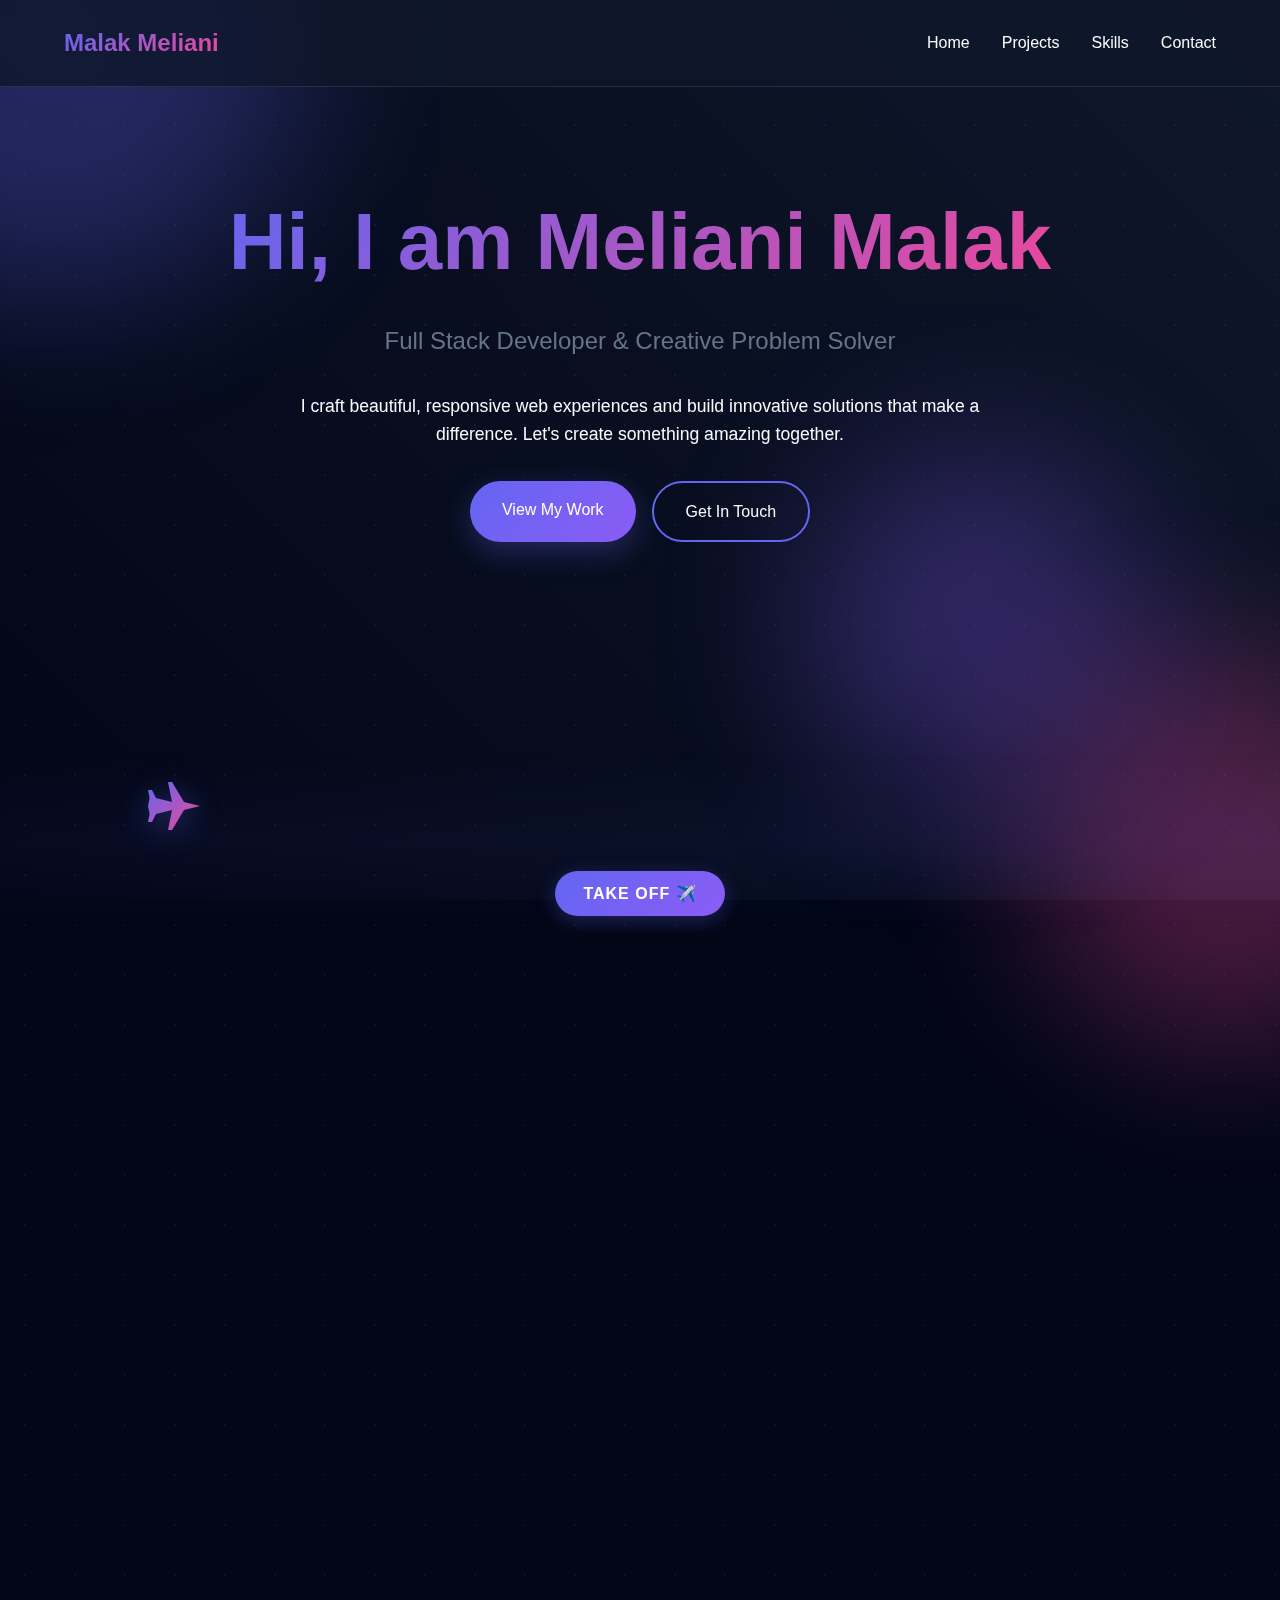
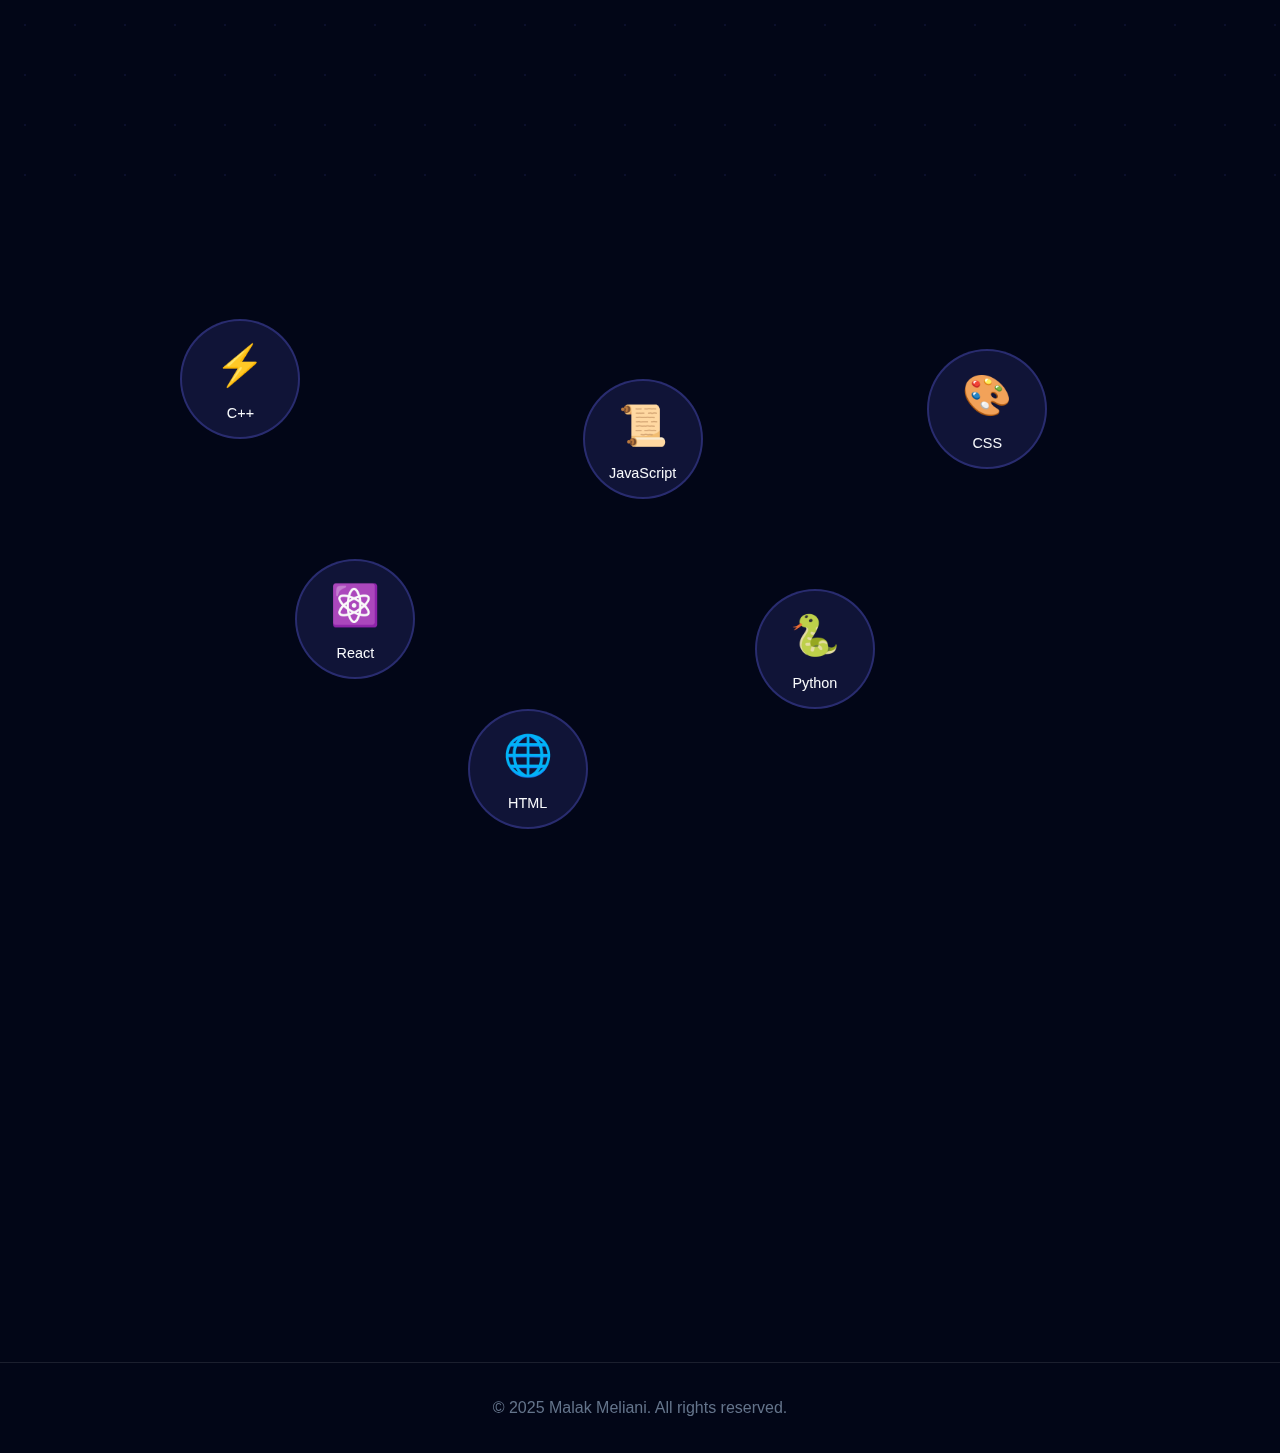
<file: malak-meliani.html>
<!DOCTYPE html>
<html lang="en">
  <head>
    <meta charset="UTF-8" />
    <meta name="viewport" content="width=device-width, initial-scale=1.0" />
    <title>Malak's Portfolio</title>
    <link
      rel="icon"
      type="image/svg+xml"
      href="data:image/svg+xml,<svg xmlns='http://www.w3.org/2000/svg' viewBox='0 0 100 100'><text y='.9em' font-size='85'>⚡</text></svg>"
    />
    <style>
      * {
        margin: 0;
        padding: 0;
        box-sizing: border-box;
      }

      :root {
        --primary: #6366f1;
        --secondary: #8b5cf6;
        --accent: #ec4899;
        --dark: #0f172a;
        --darker: #020617;
        --light: #f8fafc;
        --gray: #64748b;
      }

      body {
        font-family: "Segoe UI", Tahoma, Geneva, Verdana, sans-serif;
        background: var(--darker);
        color: var(--light);
        overflow-x: hidden;
        line-height: 1.6;
      }

      /* Animated Background */
      .bg-animation {
        position: fixed;
        width: 100%;
        height: 100%;
        top: 0;
        left: 0;
        z-index: -1;
        background: linear-gradient(45deg, var(--darker) 0%, var(--dark) 100%);
      }

      .bg-animation::before {
        content: "";
        position: absolute;
        width: 200%;
        height: 200%;
        background: radial-gradient(
          circle,
          var(--primary) 1px,
          transparent 1px
        );
        background-size: 50px 50px;
        animation: moveBackground 20s linear infinite;
        opacity: 0.1;
      }

      @keyframes moveBackground {
        0% {
          transform: translate(0, 0);
        }
        100% {
          transform: translate(50px, 50px);
        }
      }

      /* Floating orbs */
      .orb {
        position: fixed;
        border-radius: 50%;
        filter: blur(80px);
        opacity: 0.3;
        z-index: -1;
        animation: float 15s ease-in-out infinite;
      }

      .orb1 {
        width: 500px;
        height: 500px;
        background: var(--primary);
        top: -200px;
        left: -200px;
        animation-delay: 0s;
      }

      .orb2 {
        width: 400px;
        height: 400px;
        background: var(--accent);
        bottom: -150px;
        right: -150px;
        animation-delay: 5s;
      }

      .orb3 {
        width: 350px;
        height: 350px;
        background: var(--secondary);
        top: 50%;
        right: 10%;
        animation-delay: 10s;
      }

      @keyframes float {
        0%,
        100% {
          transform: translate(0, 0) scale(1);
        }
        33% {
          transform: translate(100px, -100px) scale(1.1);
        }
        66% {
          transform: translate(-50px, 100px) scale(0.9);
        }
      }

      /* Navigation */
      nav {
        position: fixed;
        top: 0;
        width: 100%;
        padding: 1.5rem 5%;
        display: flex;
        justify-content: space-between;
        align-items: center;
        z-index: 1000;
        background: rgba(15, 23, 42, 0.8);
        backdrop-filter: blur(10px);
        border-bottom: 1px solid rgba(255, 255, 255, 0.1);
      }

      .logo {
        font-size: 1.5rem;
        font-weight: bold;
        background: linear-gradient(135deg, var(--primary), var(--accent));
        -webkit-background-clip: text;
        -webkit-text-fill-color: transparent;
        background-clip: text;
      }

      .nav-links {
        display: flex;
        gap: 2rem;
        list-style: none;
      }

      .nav-links a {
        color: var(--light);
        text-decoration: none;
        transition: color 0.3s;
        position: relative;
      }

      .nav-links a::after {
        content: "";
        position: absolute;
        bottom: -5px;
        left: 0;
        width: 0;
        height: 2px;
        background: linear-gradient(90deg, var(--primary), var(--accent));
        transition: width 0.3s;
      }

      .nav-links a:hover::after {
        width: 100%;
      }

      /* Hero Section */
      .hero {
        min-height: 80vh;
        display: flex;
        align-items: center;
        justify-content: center;
        padding: 2rem 5%;
        position: relative;
      }

      .hero-content {
        max-width: 1200px;
        text-align: center;
      }

      .hero-title {
        font-size: 5rem;
        font-weight: bold;
        margin-bottom: 1rem;
        background: linear-gradient(135deg, var(--primary), var(--accent));
        -webkit-background-clip: text;
        -webkit-text-fill-color: transparent;
        background-clip: text;
        animation: fadeInUp 1s ease-out;
      }

      .hero-subtitle {
        font-size: 1.5rem;
        color: var(--gray);
        margin-bottom: 2rem;
        animation: fadeInUp 1s ease-out 0.2s backwards;
      }

      .hero-description {
        font-size: 1.1rem;
        color: var(--light);
        max-width: 700px;
        margin: 0 auto 2rem;
        animation: fadeInUp 1s ease-out 0.4s backwards;
      }

      .cta-buttons {
        display: flex;
        gap: 1rem;
        justify-content: center;
        animation: fadeInUp 1s ease-out 0.6s backwards;
      }

      .btn {
        padding: 1rem 2rem;
        border: none;
        border-radius: 50px;
        font-size: 1rem;
        cursor: pointer;
        transition: all 0.3s;
        text-decoration: none;
        display: inline-block;
      }

      .btn-primary {
        background: linear-gradient(135deg, var(--primary), var(--secondary));
        color: white;
        box-shadow: 0 10px 30px rgba(99, 102, 241, 0.3);
      }

      .btn-primary:hover {
        transform: translateY(-3px);
        box-shadow: 0 15px 40px rgba(99, 102, 241, 0.5);
      }

      .btn-secondary {
        background: transparent;
        color: var(--light);
        border: 2px solid var(--primary);
      }

      .btn-secondary:hover {
        background: var(--primary);
        transform: translateY(-3px);
      }

      @keyframes fadeInUp {
        from {
          opacity: 0;
          transform: translateY(30px);
        }
        to {
          opacity: 1;
          transform: translateY(0);
        }
      }

      /* Section Styles */
      section {
        padding: 6rem 2%;
        max-width: 1200px;
        margin: 0 auto;
      }

      .section-title {
        font-size: 3rem;
        margin-bottom: 3rem;
        text-align: center;
        background: linear-gradient(135deg, var(--primary), var(--accent));
        -webkit-background-clip: text;
        -webkit-text-fill-color: transparent;
        background-clip: text;
      }

      /* Projects Grid */
      .projects-grid {
        display: grid;
        grid-template-columns: repeat(auto-fit, minmax(350px, 1fr));
        gap: 2rem;
      }

      .project-card {
        background: rgba(255, 255, 255, 0.05);
        backdrop-filter: blur(10px);
        border-radius: 20px;
        padding: 2rem;
        border: 1px solid rgba(255, 255, 255, 0.1);
        transition: all 0.3s;
        cursor: pointer;
      }

      .project-card:hover {
        transform: translateY(-10px);
        border-color: var(--primary);
        box-shadow: 0 20px 60px rgba(99, 102, 241, 0.3);
      }

      .project-icon {
        width: 60px;
        height: 60px;
        background: linear-gradient(135deg, var(--primary), var(--secondary));
        border-radius: 15px;
        display: flex;
        align-items: center;
        justify-content: center;
        font-size: 1.5rem;
        margin-bottom: 1.5rem;
      }

      .project-title {
        font-size: 1.5rem;
        margin-bottom: 1rem;
        color: var(--light);
      }

      .project-description {
        color: var(--gray);
        margin-bottom: 1.5rem;
      }

      .project-tags {
        display: flex;
        gap: 0.5rem;
        flex-wrap: wrap;
      }

      .tag {
        padding: 0.3rem 0.8rem;
        background: rgba(99, 102, 241, 0.2);
        border-radius: 20px;
        font-size: 0.85rem;
        color: var(--primary);
      }

      /* Skills Section - Floating Bubbles */
      #skills {
        position: relative;
        min-height: 100vh;
      }

      .skills-container {
        position: relative;
        width: 100%;
        height: 600px;
        margin-top: 2rem;
      }

      .skill-bubble {
        position: absolute;
        width: 120px;
        height: 120px;
        background: rgba(99, 102, 241, 0.15);
        backdrop-filter: blur(10px);
        border: 2px solid rgba(99, 102, 241, 0.3);
        border-radius: 50%;
        display: flex;
        flex-direction: column;
        align-items: center;
        justify-content: center;
        cursor: pointer;
        transition: background 0.3s ease, border-color 0.3s ease,
          transform 0.3s ease;
        user-select: none;
      }

      .skill-bubble:hover {
        background: rgba(99, 102, 241, 0.25);
        border-color: var(--primary);
        transform: scale(1.1);
      }

      .skill-bubble.floating {
        animation: floatBubble 8s ease-in-out infinite;
      }

      @keyframes floatBubble {
        0%,
        100% {
          transform: translate(0, 0) rotate(0deg);
        }
        25% {
          transform: translate(30px, -40px) rotate(5deg);
        }
        50% {
          transform: translate(-20px, -60px) rotate(-5deg);
        }
        75% {
          transform: translate(40px, -30px) rotate(3deg);
        }
      }

      .skill-bubble .skill-icon {
        font-size: 2.5rem;
        margin-bottom: 0.3rem;
      }

      .skill-bubble .skill-name {
        font-size: 0.9rem;
        color: var(--light);
        font-weight: 500;
      }

      /* Improved Airplane Animation Section */
      .airplane-section {
        width: 100%;
        height: 180px;
        position: relative;
        overflow: hidden;
        margin: 2rem 0;
        background: linear-gradient(
          to bottom,
          transparent 0%,
          rgba(99, 102, 241, 0.05) 50%,
          transparent 100%
        );
        display: flex;
        flex-direction: column;
        align-items: center;
        justify-content: space-between;
        padding: 0 0 1rem 0;
      }

      .airplane-container {
        position: absolute;
        left: 10%;
        top: 30%; /* Moved airplane higher up */
        transform: translateY(-50%);
        z-index: 10;
        transition: none;
      }

      .airplane-container.flying {
        animation: flyAnimation 6s cubic-bezier(0.4, 0, 0.2, 1) forwards;
      }

      .airplane {
        width: 80px;
        height: 80px;
        position: relative;
        filter: drop-shadow(0 5px 15px rgba(99, 102, 241, 0.4));
        transform-origin: center;
      }

      .airplane svg {
        width: 100%;
        height: 100%;
        fill: url(#planeGradient);
      }

      .smoke-trail {
        position: absolute;
        right: 100%;
        top: 50%;
        transform: translateY(-50%);
        display: flex;
        gap: 10px;
        opacity: 0;
      }

      .airplane-container.flying .smoke-trail {
        opacity: 1;
      }

      .smoke {
        width: 12px;
        height: 12px;
        background: rgba(99, 102, 241, 0.3);
        border-radius: 50%;
        animation: smokeFloat 1.5s ease-out infinite;
      }

      .smoke:nth-child(2) {
        animation-delay: 0.3s;
      }

      .smoke:nth-child(3) {
        animation-delay: 0.6s;
      }

      @keyframes smokeFloat {
        0% {
          transform: scale(1) translateX(0);
          opacity: 0.6;
        }
        100% {
          transform: scale(2) translateX(-30px);
          opacity: 0;
        }
      }

      @keyframes flyAnimation {
        0% {
          left: 10%;
          top: 30%;
          transform: translateY(-50%) rotate(0deg);
        }
        20% {
          left: 25%;
          top: 25%;
          transform: translateY(-50%) rotate(-5deg);
        }
        40% {
          left: 45%;
          top: 20%;
          transform: translateY(-50%) rotate(-10deg);
        }
        60% {
          left: 70%;
          top: 15%;
          transform: translateY(-50%) rotate(-5deg);
        }
        80% {
          left: 90%;
          top: 10%;
          transform: translateY(-50%) rotate(0deg);
          opacity: 1;
        }
        100% {
          left: 110%;
          top: 5%;
          transform: translateY(-50%) rotate(5deg);
          opacity: 0;
        }
      }

      .fly-button {
        padding: 0.8rem 1.8rem;
        background: linear-gradient(135deg, var(--primary), var(--secondary));
        color: white;
        border: none;
        border-radius: 50px;
        font-size: 1rem;
        cursor: pointer;
        transition: all 0.3s;
        box-shadow: 0 5px 20px rgba(99, 102, 241, 0.3);
        font-weight: 600;
        letter-spacing: 1px;
        text-transform: uppercase;
        position: relative;
        z-index: 20;
        margin-top: auto; /* Pushes button to bottom */
      }

      .fly-button:hover {
        transform: translateY(-3px);
        box-shadow: 0 8px 25px rgba(99, 102, 241, 0.5);
      }

      .fly-button:active {
        transform: translateY(-1px);
      }

      .fly-button.clicked {
        pointer-events: none;
        opacity: 0.7;
      }

      /* Contact Section */
      .social-links {
        display: flex;
        gap: 2rem;
        justify-content: center;
        margin-top: 3rem;
      }

      .social-link {
        width: 60px;
        height: 60px;
        background: rgba(255, 255, 255, 0.05);
        border: 2px solid rgba(255, 255, 255, 0.1);
        border-radius: 50%;
        display: flex;
        align-items: center;
        justify-content: center;
        color: var(--light);
        text-decoration: none;
        transition: all 0.3s;
        font-size: 1.5rem;
      }

      .social-link:hover {
        background: var(--primary);
        border-color: var(--primary);
        transform: translateY(-5px);
        box-shadow: 0 10px 30px rgba(99, 102, 241, 0.4);
      }

      .social-link svg {
        width: 28px;
        height: 28px;
        fill: currentColor;
      }

      /* Footer */
      footer {
        text-align: center;
        padding: 2rem;
        border-top: 1px solid rgba(255, 255, 255, 0.1);
        color: var(--gray);
      }

      footer .social-links {
        margin-bottom: 1rem;
        margin-top: 0;
      }

      /* Responsive */
      @media (max-width: 768px) {
        .hero-title {
          font-size: 3rem;
        }

        .hero-subtitle {
          font-size: 1.2rem;
        }

        .nav-links {
          gap: 1rem;
        }

        .projects-grid {
          grid-template-columns: 1fr;
        }

        .cta-buttons {
          flex-direction: column;
        }

        .skills-container {
          height: 800px;
        }

        .skill-bubble {
          width: 100px;
          height: 100px;
        }

        .skill-bubble .skill-icon {
          font-size: 2rem;
        }

        .skill-bubble .skill-name {
          font-size: 0.8rem;
        }

        .airplane-section {
          height: 150px;
        }

        .airplane {
          width: 60px;
          height: 60px;
        }

        .fly-button {
          padding: 0.7rem 1.5rem;
          font-size: 0.9rem;
        }
      }

      /* Scroll animations */
      .fade-in {
        opacity: 0;
        transform: translateY(30px);
        transition: all 0.6s ease-out;
      }

      .fade-in.visible {
        opacity: 1;
        transform: translateY(0);
      }
    </style>
  </head>
  <body>
    <div class="bg-animation"></div>
    <div class="orb orb1"></div>
    <div class="orb orb2"></div>
    <div class="orb orb3"></div>

    <nav>
      <div class="logo">Malak Meliani</div>
      <ul class="nav-links">
        <li><a href="#home">Home</a></li>
        <li><a href="#projects">Projects</a></li>
        <li><a href="#skills">Skills</a></li>
        <li><a href="#contact">Contact</a></li>
      </ul>
    </nav>

    <section class="hero" id="home">
      <div class="hero-content">
        <h1 class="hero-title">Hi, I am Meliani Malak</h1>
        <p class="hero-subtitle">
          Full Stack Developer & Creative Problem Solver
        </p>
        <p class="hero-description">
          I craft beautiful, responsive web experiences and build innovative
          solutions that make a difference. Let's create something amazing
          together.
        </p>
        <div class="cta-buttons">
          <a href="#projects" class="btn btn-primary">View My Work</a>
          <a href="#contact" class="btn btn-secondary">Get In Touch</a>
        </div>
      </div>
    </section>

    <div class="airplane-section">
      <div class="airplane-container" id="airplaneContainer">
        <div class="smoke-trail">
          <div class="smoke"></div>
          <div class="smoke"></div>
          <div class="smoke"></div>
        </div>
        <div class="airplane">
          <svg viewBox="0 0 100 100" xmlns="http://www.w3.org/2000/svg">
            <defs>
              <linearGradient
                id="planeGradient"
                x1="0%"
                y1="0%"
                x2="100%"
                y2="100%"
              >
                <stop
                  offset="0%"
                  style="stop-color: #6366f1; stop-opacity: 1"
                />
                <stop
                  offset="100%"
                  style="stop-color: #ec4899; stop-opacity: 1"
                />
              </linearGradient>
            </defs>
            <path
              d="M90,50 L70,45 L55,20 L50,20 L55,45 L35,40 L30,30 L25,30 L27,40 L25,50 L27,60 L25,70 L30,70 L35,60 L55,55 L50,80 L55,80 L70,55 L90,50 Z"
            />
          </svg>
        </div>
      </div>
      <button class="fly-button" id="flyButton">Take Off ✈️</button>
    </div>

    <section id="projects">
      <h2 class="section-title fade-in">Featured Projects</h2>
      <div class="projects-grid">
        <div class="project-card fade-in">
          <div class="project-icon">🚀</div>
          <h3 class="project-title">E-Commerce Platform</h3>
          <p class="project-description">
            A full-featured online shopping platform with real-time inventory
            management and secure payment integration.
          </p>
          <div class="project-tags">
            <span class="tag">React</span>
            <span class="tag">Node.js</span>
            <span class="tag">MongoDB</span>
          </div>
        </div>

        <div class="project-card fade-in">
          <div class="project-icon">🎓</div>
          <h3 class="project-title">Khabbech Web App</h3>
          <p class="project-description">
            Interactive learning platform connecting students with expert tutors
            for live sessions, complemented by a library of pre-recorded courses
            for self-paced learning.
          </p>
          <div class="project-tags">
            <span class="tag">HTML</span>
            <span class="tag">Css</span>
            <span class="tag">JavaScript</span>
            <span class="tag">Php</span>
          </div>
        </div>

        <div class="project-card fade-in">
          <div class="project-icon">🏋️</div>
          <h3 class="project-title">Design System</h3>
          <p class="project-description">
            Intelligent workout planning system using AI search algorithms (A*,
            Genetic, CSP) to generate optimal fitness routines based on user
            goals, schedule, and preferences.
          </p>
          <div class="project-tags">
            <span class="tag">Python</span>
            <span class="tag">React</span>
            <span class="tag">CSS</span>
          </div>
        </div>
      </div>
    </section>

    <section id="skills">
      <h2 class="section-title fade-in">Skills & Technologies</h2>
      <div class="skills-container">
        <div class="skill-bubble" style="left: 10%; top: 5%">
          <div class="skill-icon">⚡</div>
          <div class="skill-name">C++</div>
        </div>
        <div class="skill-bubble" style="left: 45%; top: 15%">
          <div class="skill-icon">📜</div>
          <div class="skill-name">JavaScript</div>
        </div>
        <div class="skill-bubble" style="left: 75%; top: 10%">
          <div class="skill-icon">🎨</div>
          <div class="skill-name">CSS</div>
        </div>
        <div class="skill-bubble" style="left: 20%; top: 45%">
          <div class="skill-icon">⚛️</div>
          <div class="skill-name">React</div>
        </div>
        <div class="skill-bubble" style="left: 60%; top: 50%">
          <div class="skill-icon">🐍</div>
          <div class="skill-name">Python</div>
        </div>
        <div class="skill-bubble" style="left: 35%; top: 70%">
          <div class="skill-icon">🌐</div>
          <div class="skill-name">HTML</div>
        </div>
      </div>
    </section>

    <section id="contact">
      <h2 class="section-title fade-in">Connect With Me</h2>
      <div class="social-links fade-in">
        <a
          href="https://github.com/malak-melianii"
          target="_blank"
          class="social-link"
          aria-label="GitHub"
        >
          <svg viewBox="0 0 24 24" xmlns="http://www.w3.org/2000/svg">
            <path
              d="M12 0c-6.626 0-12 5.373-12 12 0 5.302 3.438 9.8 8.207 11.387.599.111.793-.261.793-.577v-2.234c-3.338.726-4.033-1.416-4.033-1.416-.546-1.387-1.333-1.756-1.333-1.756-1.089-.745.083-.729.083-.729 1.205.084 1.839 1.237 1.839 1.237 1.07 1.834 2.807 1.304 3.492.997.107-.775.418-1.305.762-1.604-2.665-.305-5.467-1.334-5.467-5.931 0-1.311.469-2.381 1.236-3.221-.124-.303-.535-1.524.117-3.176 0 0 1.008-.322 3.301 1.23.957-.266 1.983-.399 3.003-.404 1.02.005 2.047.138 3.006.404 2.291-1.552 3.297-1.23 3.297-1.23.653 1.653.242 2.874.118 3.176.77.84 1.235 1.911 1.235 3.221 0 4.609-2.807 5.624-5.479 5.921.43.372.823 1.102.823 2.222v3.293c0 .319.192.694.801.576 4.765-1.589 8.199-6.086 8.199-11.386 0-6.627-5.373-12-12-12z"
            />
          </svg>
        </a>
        <!-- <a href="https://linkedin.com/in/yourusername" target="_blank" class="social-link" aria-label="LinkedIn">
                <svg viewBox="0 0 24 24" xmlns="http://www.w3.org/2000/svg">
                    <path d="M20.447 20.452h-3.554v-5.569c0-1.328-.027-3.037-1.852-3.037-1.853 0-2.136 1.445-2.136 2.939v5.667H9.351V9h3.414v1.561h.046c.477-.9 1.637-1.85 3.37-1.85 3.601 0 4.267 2.37 4.267 5.455v6.286zM5.337 7.433c-1.144 0-2.063-.926-2.063-2.065 0-1.138.92-2.063 2.063-2.063 1.14 0 2.064.925 2.064 2.063 0 1.139-.925 2.065-2.064 2.065zm1.782 13.019H3.555V9h3.564v11.452zM22.225 0H1.771C.792 0 0 .774 0 1.729v20.542C0 23.227.792 24 1.771 24h20.451C23.2 24 24 23.227 24 22.271V1.729C24 .774 23.2 0 22.222 0h.003z"/>
                </svg>
            </a> -->
      </div>
    </section>

    <footer>
      <!-- <div class="social-links">
            <a href="https://github.com/yourusername" target="_blank" class="social-link" aria-label="GitHub">
                <svg viewBox="0 0 24 24" xmlns="http://www.w3.org/2000/svg">
                    <path d="M12 0c-6.626 0-12 5.373-12 12 0 5.302 3.438 9.8 8.207 11.387.599.111.793-.261.793-.577v-2.234c-3.338.726-4.033-1.416-4.033-1.416-.546-1.387-1.333-1.756-1.333-1.756-1.089-.745.083-.729.083-.729 1.205.084 1.839 1.237 1.839 1.237 1.07 1.834 2.807 1.304 3.492.997.107-.775.418-1.305.762-1.604-2.665-.305-5.467-1.334-5.467-5.931 0-1.311.469-2.381 1.236-3.221-.124-.303-.535-1.524.117-3.176 0 0 1.008-.322 3.301 1.23.957-.266 1.983-.399 3.003-.404 1.02.005 2.047.138 3.006.404 2.291-1.552 3.297-1.23 3.297-1.23.653 1.653.242 2.874.118 3.176.77.84 1.235 1.911 1.235 3.221 0 4.609-2.807 5.624-5.479 5.921.43.372.823 1.102.823 2.222v3.293c0 .319.192.694.801.576 4.765-1.589 8.199-6.086 8.199-11.386 0-6.627-5.373-12-12-12z"/>
                </svg>
            </a>
            <a href="https://linkedin.com/in/yourusername" target="_blank" class="social-link" aria-label="LinkedIn">
                <svg viewBox="0 0 24 24" xmlns="http://www.w3.org/2000/svg">
                    <path d="M20.447 20.452h-3.554v-5.569c0-1.328-.027-3.037-1.852-3.037-1.853 0-2.136 1.445-2.136 2.939v5.667H9.351V9h3.414v1.561h.046c.477-.9 1.637-1.85 3.37-1.85 3.601 0 4.267 2.37 4.267 5.455v6.286zM5.337 7.433c-1.144 0-2.063-.926-2.063-2.065 0-1.138.92-2.063 2.063-2.063 1.14 0 2.064.925 2.064 2.063 0 1.139-.925 2.065-2.064 2.065zm1.782 13.019H3.555V9h3.564v11.452zM22.225 0H1.771C.792 0 0 .774 0 1.729v20.542C0 23.227.792 24 1.771 24h20.451C23.2 24 24 23.227 24 22.271V1.729C24 .774 23.2 0 22.222 0h.003z"/>
                </svg>
            </a>
        </div> -->
      <p>&copy; 2025 Malak Meliani. All rights reserved.</p>
    </footer>

    <script>
      // Smooth scrolling for navigation
      document.querySelectorAll('a[href^="#"]').forEach((anchor) => {
        anchor.addEventListener("click", function (e) {
          e.preventDefault();
          const target = document.querySelector(this.getAttribute("href"));
          if (target) {
            target.scrollIntoView({ behavior: "smooth", block: "start" });
          }
        });
      });

      // Scroll animations
      const observerOptions = {
        threshold: 0.1,
        rootMargin: "0px 0px -50px 0px",
      };

      const observer = new IntersectionObserver((entries) => {
        entries.forEach((entry) => {
          if (entry.isIntersecting) {
            entry.target.classList.add("visible");
          }
        });
      }, observerOptions);

      document
        .querySelectorAll(".fade-in")
        .forEach((el) => observer.observe(el));

      // Airplane animation
      const flyButton = document.getElementById("flyButton");
      const airplaneContainer = document.getElementById("airplaneContainer");

      flyButton.addEventListener("click", function () {
        // Reset animation
        airplaneContainer.classList.remove("flying");
        void airplaneContainer.offsetWidth; // Trigger reflow

        // Start flying animation
        airplaneContainer.classList.add("flying");
        this.classList.add("clicked");
        this.textContent = "✈️ Flying...";

        // Reset after animation completes
        setTimeout(() => {
          airplaneContainer.classList.remove("flying");
          this.classList.remove("clicked");
          this.textContent = "Take Off ✈️";
        }, 6000); // Match the animation duration
      });

      // Floating bubbles with cursor chase
      const bubbles = document.querySelectorAll(".skill-bubble");
      const skillsContainer = document.querySelector(".skills-container");
      let mouseX = 0;
      let mouseY = 0;
      let isMouseInContainer = false;

      // Track mouse position relative to skills container
      skillsContainer.addEventListener("mousemove", (e) => {
        const rect = skillsContainer.getBoundingClientRect();
        mouseX = e.clientX - rect.left;
        mouseY = e.clientY - rect.top;
        isMouseInContainer = true;
      });

      skillsContainer.addEventListener("mouseleave", () => {
        isMouseInContainer = false;
      });

      // Initialize bubble data
      const bubbleData = [];
      bubbles.forEach((bubble) => {
        const initialLeft = parseFloat(bubble.style.left);
        const initialTop = parseFloat(bubble.style.top);

        bubbleData.push({
          element: bubble,
          x: initialLeft,
          y: initialTop,
          initialX: initialLeft,
          initialY: initialTop,
          vx: 0,
          vy: 0,
          isFloating: false,
        });
      });

      // Animation loop for cursor chase (only for floating bubbles)
      function animateBubbles() {
        const containerWidth = skillsContainer.offsetWidth;
        const containerHeight = skillsContainer.offsetHeight;

        bubbleData.forEach((bubble) => {
          if (bubble.isFloating && isMouseInContainer) {
            // Calculate distance from cursor
            const bubbleCenterX = (bubble.x / 100) * containerWidth + 60;
            const bubbleCenterY = (bubble.y / 100) * containerHeight + 60;
            const dx = mouseX - bubbleCenterX;
            const dy = mouseY - bubbleCenterY;
            const distance = Math.sqrt(dx * dx + dy * dy);

            // Chase distance threshold
            const chaseDistance = 200;

            if (distance < chaseDistance && distance > 0) {
              // Run away from cursor
              const force = (chaseDistance - distance) / chaseDistance;
              bubble.vx -= (dx / distance) * force * 3;
              bubble.vy -= (dy / distance) * force * 3;
            }
          }

          if (bubble.isFloating) {
            // Apply velocity with damping
            bubble.vx *= 0.92;
            bubble.vy *= 0.92;

            // Convert percentage to pixels for calculation
            let pixelX = (bubble.x / 100) * containerWidth;
            let pixelY = (bubble.y / 100) * containerHeight;

            pixelX += bubble.vx;
            pixelY += bubble.vy;

            // Bounce off boundaries
            if (pixelX < 0) {
              pixelX = 0;
              bubble.vx *= -0.5;
            } else if (pixelX > containerWidth - 120) {
              pixelX = containerWidth - 120;
              bubble.vx *= -0.5;
            }

            if (pixelY < 0) {
              pixelY = 0;
              bubble.vy *= -0.5;
            } else if (pixelY > containerHeight - 120) {
              pixelY = containerHeight - 120;
              bubble.vy *= -0.5;
            }

            // Convert back to percentage
            bubble.x = (pixelX / containerWidth) * 100;
            bubble.y = (pixelY / containerHeight) * 100;

            // Update bubble position (disable CSS animation positioning)
            bubble.element.style.left = bubble.x + "%";
            bubble.element.style.top = bubble.y + "%";
          }
        });

        requestAnimationFrame(animateBubbles);
      }

      // Start animation loop
      animateBubbles();

      // Toggle floating animation on click
      bubbles.forEach((bubble, index) => {
        bubble.addEventListener("click", function () {
          const data = bubbleData[index];
          data.isFloating = !data.isFloating;

          if (data.isFloating) {
            this.classList.add("floating");
            this.style.animationDelay = `${Math.random() * 2}s`;
          } else {
            this.classList.remove("floating");
            // Reset to initial position
            data.x = data.initialX;
            data.y = data.initialY;
            data.vx = 0;
            data.vy = 0;
            this.style.left = data.initialX + "%";
            this.style.top = data.initialY + "%";
          }
        });
      });

      // Parallax effect for orbs
      document.addEventListener("mousemove", (e) => {
        const orbs = document.querySelectorAll(".orb");
        const x = e.clientX / window.innerWidth;
        const y = e.clientY / window.innerHeight;

        orbs.forEach((orb, index) => {
          const speed = (index + 1) * 20;
          orb.style.transform = `translate(${x * speed}px, ${y * speed}px)`;
        });
      });
    </script>
  </body>
</html>
</file>
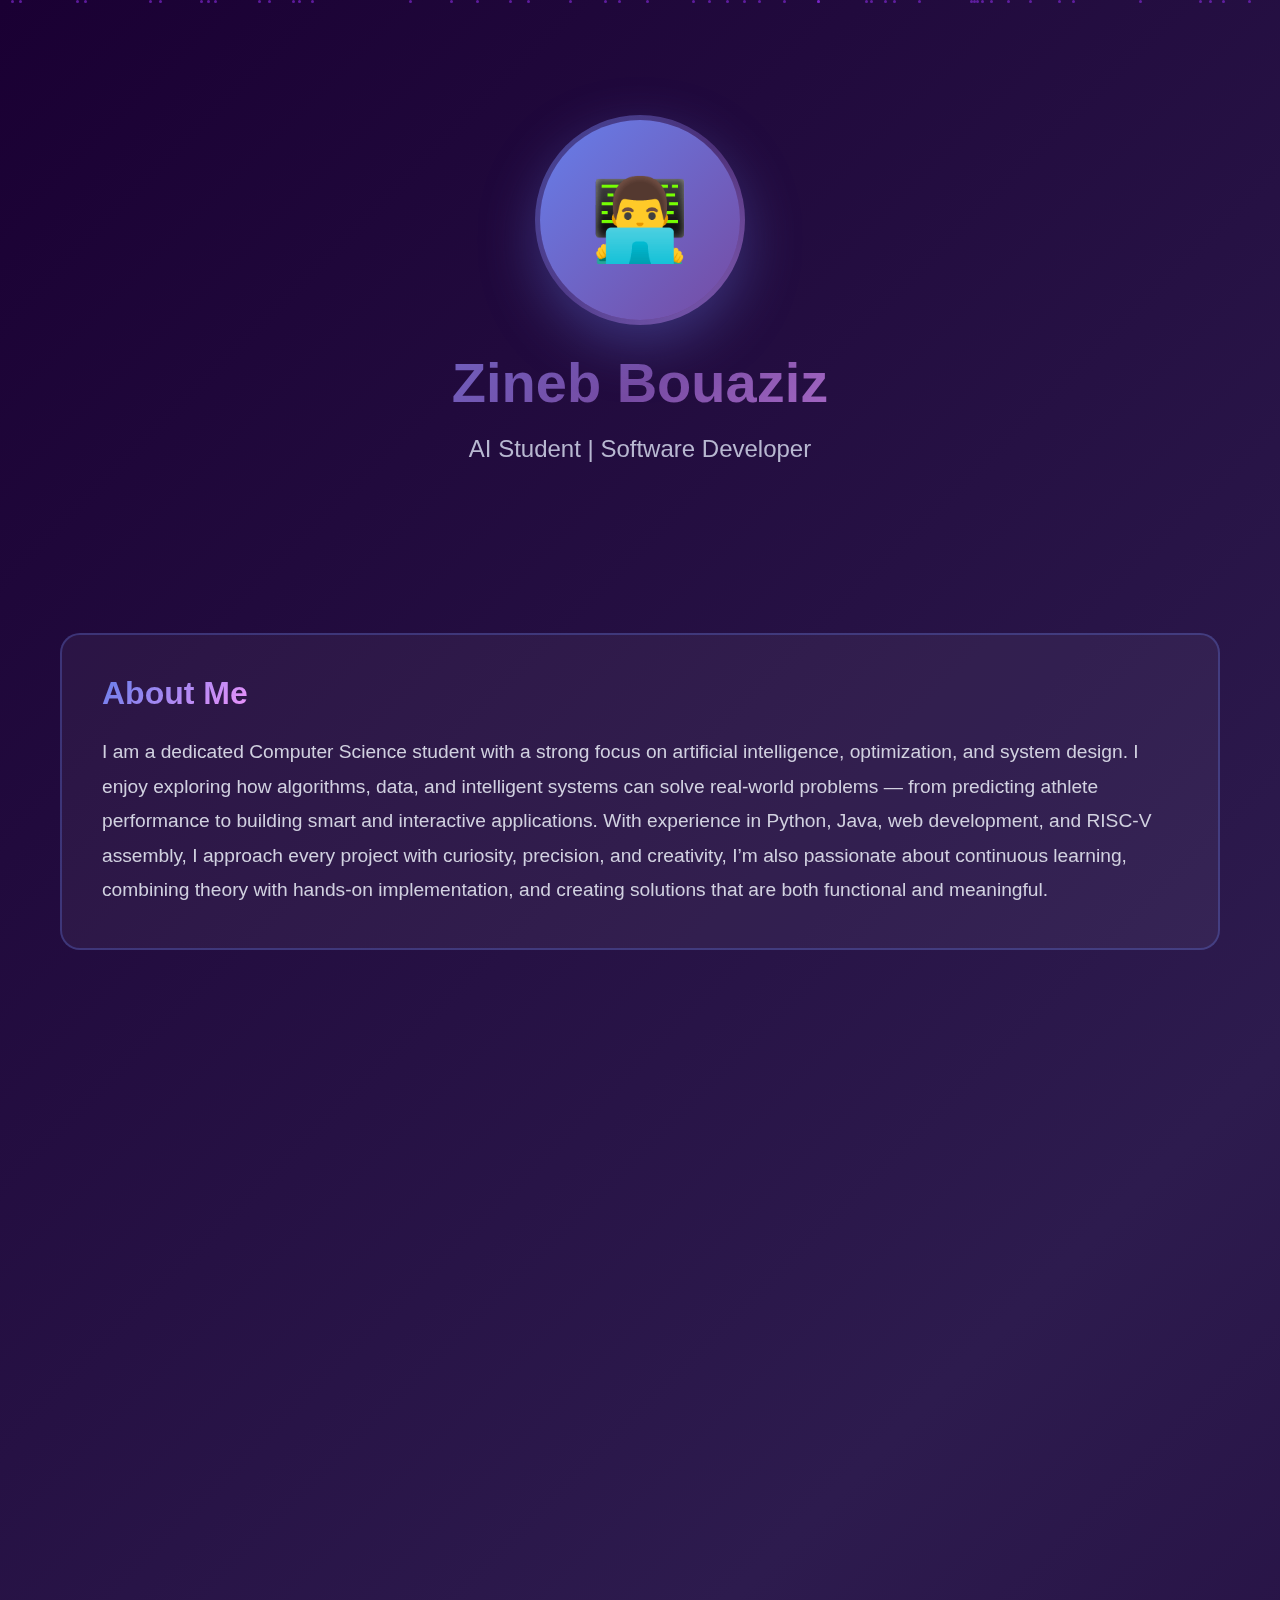
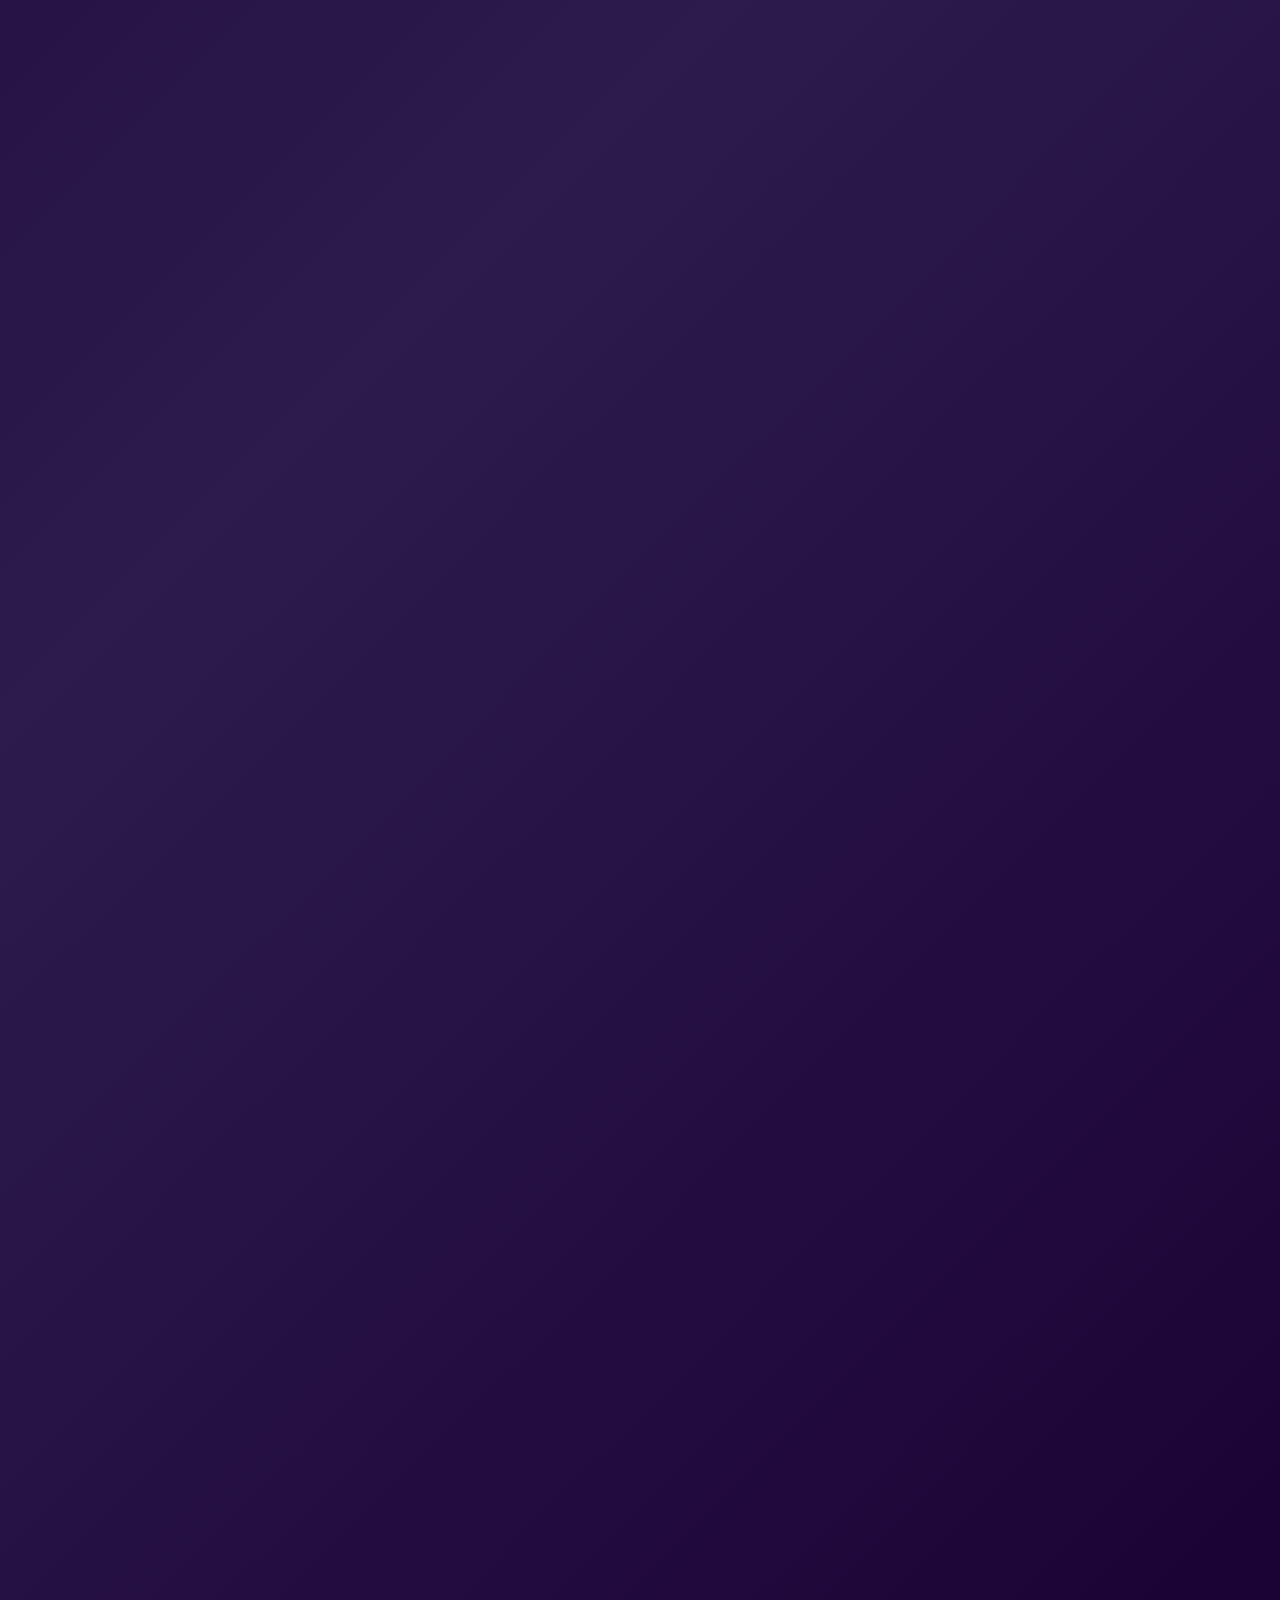
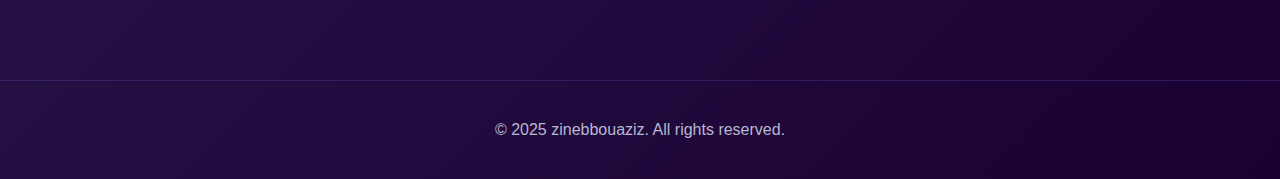
<file: zineb-bouaziz.html>
<!DOCTYPE html>
<html lang="en">
<head>
    <meta charset="UTF-8">
    <meta name="viewport" content="width=device-width, initial-scale=1.0">
    <title>Bouaziz Zineb</title>
    <style>
        * {
            margin: 0;
            padding: 0;
            box-sizing: border-box;
        }

        body {
            font-family: 'Segoe UI', Tahoma, Geneva, Verdana, sans-serif;
            background: linear-gradient(135deg, #1a0033 0%, #2d1b4e 50%, #1a0033 100%);
            color: #fff;
            overflow-x: hidden;
            min-height: 100vh;
        }

        /* Animated background particles */
        .particles {
            position: fixed;
            top: 0;
            left: 0;
            width: 100%;
            height: 100%;
            z-index: 0;
            pointer-events: none;
        }

        .particle {
            position: absolute;
            width: 3px;
            height: 3px;
            background: rgba(138, 43, 226, 0.6);
            border-radius: 50%;
            animation: float-particle 20s infinite linear;
        }

        @keyframes float-particle {
            0% {
                transform: translateY(100vh) translateX(0);
                opacity: 0;
            }
            10% {
                opacity: 1;
            }
            90% {
                opacity: 1;
            }
            100% {
                transform: translateY(-100vh) translateX(100px);
                opacity: 0;
            }
        }

        /* Container */
        .container {
            max-width: 1200px;
            margin: 0 auto;
            padding: 40px 20px;
            position: relative;
            z-index: 1;
        }

        /* Header/Hero Section */
        .hero {
            text-align: center;
            padding: 80px 20px;
            position: relative;
            animation: fadeInDown 1s ease;
        }

        @keyframes fadeInDown {
            from {
                opacity: 0;
                transform: translateY(-50px);
            }
            to {
                opacity: 1;
                transform: translateY(0);
            }
        }

        .profile-image {
            width: 200px;
            height: 200px;
            margin: 0 auto 30px;
            background: linear-gradient(135deg, #667eea 0%, #764ba2 100%);
            border-radius: 50%;
            display: flex;
            align-items: center;
            justify-content: center;
            font-size: 80px;
            box-shadow: 0 20px 60px rgba(102, 126, 234, 0.4);
            animation: pulse-glow 3s ease-in-out infinite;
            position: relative;
        }

        .profile-image::before {
            content: '';
            position: absolute;
            inset: -5px;
            border-radius: 50%;
            background: linear-gradient(135deg, #667eea, #764ba2, #f093fb);
            z-index: -1;
            opacity: 0.5;
            animation: rotate 4s linear infinite;
        }

        @keyframes pulse-glow {
            0%, 100% {
                box-shadow: 0 20px 60px rgba(102, 126, 234, 0.4);
            }
            50% {
                box-shadow: 0 20px 80px rgba(102, 126, 234, 0.7);
            }
        }

        @keyframes rotate {
            from {
                transform: rotate(0deg);
            }
            to {
                transform: rotate(360deg);
            }
        }

        .hero h1 {
            font-size: 3.5rem;
            margin-bottom: 20px;
            background: linear-gradient(135deg, #667eea 0%, #764ba2 50%, #f093fb 100%);
            -webkit-background-clip: text;
            -webkit-text-fill-color: transparent;
            animation: fadeIn 1.5s ease;
        }

        .hero .title {
            font-size: 1.5rem;
            color: #b8b8d1;
            margin-bottom: 30px;
            animation: fadeIn 2s ease;
        }

        @keyframes fadeIn {
            from {
                opacity: 0;
            }
            to {
                opacity: 1;
            }
        }

        /* Biography Section */
        .section {
            margin: 60px 0;
            padding: 40px;
            background: rgba(255, 255, 255, 0.05);
            border-radius: 20px;
            border: 2px solid rgba(102, 126, 234, 0.3);
            position: relative;
            overflow: hidden;
            animation: slideInUp 1s ease;
            transition: all 0.3s ease;
        }

        .section:hover {
            background: rgba(255, 255, 255, 0.08);
            border-color: rgba(102, 126, 234, 0.5);
            transform: translateY(-5px);
            box-shadow: 0 20px 40px rgba(102, 126, 234, 0.3);
        }

        @keyframes slideInUp {
            from {
                opacity: 0;
                transform: translateY(50px);
            }
            to {
                opacity: 1;
                transform: translateY(0);
            }
        }

        .section h2 {
            font-size: 2rem;
            margin-bottom: 20px;
            background: linear-gradient(135deg, #667eea 0%, #f093fb 100%);
            -webkit-background-clip: text;
            -webkit-text-fill-color: transparent;
            display: inline-block;
        }

        .section h2::after {
            content: '';
            display: block;
            width: 0;
            height: 3px;
            background: linear-gradient(90deg, #667eea, #764ba2);
            transition: width 0.5s ease;
        }

        .section:hover h2::after {
            width: 100%;
        }

        .bio-text {
            font-size: 1.2rem;
            line-height: 1.8;
            color: #d1d1e0;
        }

        /* Skills Section */
        .skills-grid {
            display: grid;
            grid-template-columns: repeat(auto-fit, minmax(200px, 1fr));
            gap: 20px;
            margin-top: 30px;
        }

        .skill-item {
            background: rgba(255, 255, 255, 0.05);
            padding: 20px;
            border-radius: 15px;
            border: 2px solid rgba(102, 126, 234, 0.3);
            text-align: center;
            transition: all 0.3s ease;
            cursor: pointer;
            position: relative;
            overflow: hidden;
        }

        .skill-item::before {
            content: '';
            position: absolute;
            top: 0;
            left: -100%;
            width: 100%;
            height: 100%;
            background: linear-gradient(90deg, transparent, rgba(102, 126, 234, 0.3), transparent);
            transition: left 0.5s ease;
        }

        .skill-item:hover::before {
            left: 100%;
        }

        .skill-item:hover {
            background: rgba(255, 255, 255, 0.1);
            border-color: rgba(102, 126, 234, 0.6);
            transform: translateY(-5px) scale(1.05);
            box-shadow: 0 10px 30px rgba(102, 126, 234, 0.4);
        }

        .skill-icon {
            font-size: 2.5rem;
            margin-bottom: 10px;
            display: block;
        }

        .skill-name {
            font-size: 1.1rem;
            font-weight: 600;
            color: #fff;
        }

        /* GitHub Link Section */
        .github-section {
            text-align: center;
            margin: 60px 0;
        }

        .github-link {
            display: inline-flex;
            align-items: center;
            gap: 15px;
            padding: 20px 50px;
            background: linear-gradient(135deg, #667eea 0%, #764ba2 100%);
            color: #fff;
            text-decoration: none;
            border-radius: 50px;
            font-size: 1.3rem;
            font-weight: 600;
            transition: all 0.3s ease;
            box-shadow: 0 10px 30px rgba(102, 126, 234, 0.4);
            position: relative;
            overflow: hidden;
        }

        .github-link::before {
            content: '';
            position: absolute;
            top: 50%;
            left: 50%;
            width: 0;
            height: 0;
            border-radius: 50%;
            background: rgba(255, 255, 255, 0.2);
            transform: translate(-50%, -50%);
            transition: width 0.5s ease, height 0.5s ease;
        }

        .github-link:hover::before {
            width: 300px;
            height: 300px;
        }

        .github-link:hover {
            transform: translateY(-5px);
            box-shadow: 0 15px 50px rgba(102, 126, 234, 0.6);
        }

        .github-link span {
            position: relative;
            z-index: 1;
        }

        .github-icon {
            font-size: 2rem;
            position: relative;
            z-index: 1;
        }

        /* Projects Section */
        .projects-grid {
            display: grid;
            grid-template-columns: repeat(auto-fit, minmax(300px, 1fr));
            gap: 30px;
            margin-top: 30px;
        }

        .project-card {
            background: rgba(255, 255, 255, 0.05);
            padding: 30px;
            border-radius: 15px;
            border: 2px solid rgba(102, 126, 234, 0.3);
            transition: all 0.4s ease;
            cursor: pointer;
            position: relative;
            overflow: hidden;
        }

        .project-card::before {
            content: '';
            position: absolute;
            top: 0;
            left: 0;
            width: 100%;
            height: 4px;
            background: linear-gradient(90deg, #667eea, #764ba2, #f093fb);
            transform: scaleX(0);
            transform-origin: left;
            transition: transform 0.4s ease;
        }

        .project-card:hover::before {
            transform: scaleX(1);
        }

        .project-card:hover {
            background: rgba(255, 255, 255, 0.08);
            border-color: rgba(102, 126, 234, 0.6);
            transform: translateY(-10px);
            box-shadow: 0 20px 40px rgba(102, 126, 234, 0.3);
        }

        .project-number {
            font-size: 3rem;
            font-weight: 700;
            background: linear-gradient(135deg, #667eea 0%, #764ba2 100%);
            -webkit-background-clip: text;
            -webkit-text-fill-color: transparent;
            margin-bottom: 15px;
            opacity: 0.3;
        }

        .project-title {
            font-size: 1.5rem;
            color: #fff;
            margin-bottom: 15px;
            font-weight: 600;
        }

        .project-description {
            font-size: 1rem;
            line-height: 1.7;
            color: #b8b8d1;
            margin-bottom: 20px;
        }

        .project-tags {
            display: flex;
            flex-wrap: wrap;
            gap: 10px;
        }

        .tag {
            padding: 6px 15px;
            background: rgba(102, 126, 234, 0.2);
            border: 1px solid rgba(102, 126, 234, 0.4);
            border-radius: 20px;
            font-size: 0.85rem;
            color: #d1d1e0;
            transition: all 0.3s ease;
        }

        .project-card:hover .tag {
            background: rgba(102, 126, 234, 0.3);
            border-color: rgba(102, 126, 234, 0.6);
        }

        /* Footer */
        footer {
            text-align: center;
            padding: 40px 20px;
            color: #b8b8d1;
            border-top: 1px solid rgba(102, 126, 234, 0.2);
            margin-top: 80px;
        }

        /* Responsive */
        @media (max-width: 768px) {
            .hero h1 {
                font-size: 2.5rem;
            }

            .hero .title {
                font-size: 1.2rem;
            }

            .skills-grid {
                grid-template-columns: repeat(auto-fit, minmax(150px, 1fr));
            }

            .section {
                padding: 30px 20px;
            }
        }

        /* Scroll Animation Classes */
        .fade-in {
            opacity: 0;
            transform: translateY(30px);
            transition: opacity 0.8s ease, transform 0.8s ease;
        }

        .fade-in.visible {
            opacity: 1;
            transform: translateY(0);
        }
    </style>
</head>
<body>
    <!-- Animated Background Particles -->
    <div class="particles" id="particles"></div>

    <div class="container">
        <!-- Hero Section -->
        <section class="hero">
            <div class="profile-image">👨‍💻</div>
            <h1>Zineb Bouaziz</h1>
            <p class="title">AI Student | Software Developer </p>
        </section>

        <!-- Biography Section -->
        <section class="section fade-in">
            <h2>About Me</h2>
            <p class="bio-text">
          I am a dedicated Computer Science student with a strong focus on artificial intelligence, optimization, and system design.
           I enjoy exploring how algorithms, data, and intelligent systems can solve real-world problems — from predicting athlete performance to building smart and interactive applications.
           With experience in Python, Java, web development, and RISC-V assembly, I approach every project with curiosity, precision, and creativity, I’m  also passionate about continuous learning, combining theory with hands-on implementation, and creating solutions that are both functional and meaningful.
            </p>
        </section>

        <!-- Skills Section -->
        <section class="section fade-in">
            <h2>Technical Competencies</h2>
            <div class="skills-grid">
                <div class="skill-item">
                    <span class="skill-icon">🐍</span>
                    <div class="skill-name">Python</div>
                </div>
                <div class="skill-item">
                    <span class="skill-icon">☕</span>
                    <div class="skill-name">Java</div>
                </div>
                <div class="skill-item">
                    <span class="skill-icon">📜</span>
                    <div class="skill-name">JavaScript</div>
                </div>
                <div class="skill-item">
                    <span class="skill-icon">🎨</span>
                    <div class="skill-name">CSS</div>
                </div>
                <div class="skill-item">
                    <span class="skill-icon">🌐</span>
                    <div class="skill-name">HTML</div>
                </div>
                <div class="skill-item">
                    <span class="skill-icon">⚛️</span>
                    <div class="skill-name">React</div>
                </div>
                <div class="skill-item">
                    <span class="skill-icon">🗄️</span>
                    <div class="skill-name">SQL</div>
                </div>
                <div class="skill-item">
                    <span class="skill-icon">🔧</span>
                    <div class="skill-name">Git</div>
                </div>
                <div class="skill-item">
                    <span class="skill-icon">🐧</span>
                    <div class="skill-name">Linux</div>
                </div>
                <div class="skill-item">
                    <span class="skill-icon">📊</span>
                    <div class="skill-name">Data Structures</div>
                </div>
                <div class="skill-item">
                    <span class="skill-icon">🧮</span>
                    <div class="skill-name">Algorithms</div>
                </div>
                <div class="skill-item">
                    <span class="skill-icon">📱</span>
                    <div class="skill-name">Flutter</div>
                </div>
                <div class="skill-item">
                    <span class="skill-icon">🎨</span>
                    <div class="skill-name">Tailwind CSS</div>
                </div>
                <div class="skill-item">
                    <span class="skill-icon">⚡</span>
                    <div class="skill-name">Next.js</div>
                </div>
                <div class="skill-item">
                    <span class="skill-icon">🎭</span>
                    <div class="skill-name">UI/UX Design</div>
                </div>
                <div class="skill-item">
                    <span class="skill-icon">🖼️</span>
                    <div class="skill-name">Figma</div>
                </div>
            </div>
        </section>

        <!-- Projects Section -->
        <section class="section fade-in">
            <h2>Latest Projects</h2>
            <div class="projects-grid">
                <div class="project-card">
                    <div class="project-number">01</div>
                    <h3 class="project-title">Iqamati</h3>
                    <p class="project-description">
                      Iqamati is a comprehensive university dorm management system that streamlines student housing operations. It enables efficient room allocation, maintenance requests, and resident record management through an intuitive, centralized digital platform.
                    </p>
                    <div class="project-tags">
                        <span class="tag">PHP</span>
                        <span class="tag">React</span>
                        <span class="tag">Tailwind CSS</span>
                    </div>
                </div>

                <div class="project-card">
                    <div class="project-number">02</div>
                    <h3 class="project-title">FootTrain</h3>
                    <p class="project-description">
                     FootTrain is an intelligent training optimization system that analyzes football players’ performance data to design personalized training plans. It aims to enhance player performance and minimize injury risk using AI, search algorithms, and constraint satisfaction techniques.
                    </p>
                    <div class="project-tags">
                        <span class="tag">next.js</span>
                        <span class="tag">Python</span>
                        <span class="tag">Tailwind CSS</span>
                    </div>
                </div>

                <div class="project-card">
                    <div class="project-number">03</div>
                    <h3 class="project-title">HifdDz</h3>
                    <p class="project-description">
                      HifdDz is a smart Qur’an memorization and tracking app designed for Algerian youth. It helps users plan, monitor, and stay consistent in their Qur’an memorization journey through AI-powered reminders, progress analytics, and motivational insights.
                    </p>
                    <div class="project-tags">
                        <span class="tag">Figma</span>
                        <span class="tag">Flutter</span>
                       
                    </div>
                </div>

                <div class="project-card">
                    <div class="project-number">04</div>
                    <h3 class="project-title">Home Hub</h3>
                    <p class="project-description">
                       Home Hub is a smart home accessory and decoration platform that combines modern design with intelligent AI assistance. It helps users explore, customize, and manage home décor ideas through an interactive and visually appealing interface.
                    </p>
                    <div class="project-tags">
                        <span class="tag">Figma</span>
                        <span class="tag">UI/UX</span>
                        <span class="tag">Flutter</span>
                    </div>
                </div>
            </div>
        </section>

        <!-- GitHub Section -->
        <section class="github-section fade-in">
            <h2 style="font-size: 2rem; margin-bottom: 30px; background: linear-gradient(135deg, #667eea 0%, #f093fb 100%); -webkit-background-clip: text; -webkit-text-fill-color: transparent;">Check Out My Work</h2>
            <a href="https://github.com/zinebbouaziz" target="_blank" class="github-link" rel="noopener noreferrer">
                <span class="github-icon">🐙</span>
                <span>Visit My GitHub Profile</span>
            </a>
        </section>
    </div>

    <!-- Footer -->
    <footer>
        <p>&copy; 2025 zinebbouaziz. All rights reserved.</p>
    </footer>

    <script>
        // Create floating particles
        const particlesContainer = document.getElementById('particles');
        const particleCount = 50;

        for (let i = 0; i < particleCount; i++) {
            const particle = document.createElement('div');
            particle.classList.add('particle');
            particle.style.left = Math.random() * 100 + '%';
            particle.style.animationDelay = Math.random() * 20 + 's';
            particle.style.animationDuration = (Math.random() * 10 + 15) + 's';
            particlesContainer.appendChild(particle);
        }

        // Intersection Observer for scroll animations
        const observerOptions = {
            threshold: 0.1,
            rootMargin: '0px 0px -50px 0px'
        };

        const observer = new IntersectionObserver((entries) => {
            entries.forEach(entry => {
                if (entry.isIntersecting) {
                    entry.target.classList.add('visible');
                }
            });
        }, observerOptions);

        // Observe all fade-in elements
        document.querySelectorAll('.fade-in').forEach(el => {
            observer.observe(el);
        });

        // Add stagger animation to skills
        const skillItems = document.querySelectorAll('.skill-item');
        skillItems.forEach((item, index) => {
            item.style.animationDelay = `${index * 0.1}s`;
            item.style.animation = 'slideInUp 0.6s ease forwards';
            item.style.opacity = '0';
        });

        // Smooth scroll for internal links
        document.querySelectorAll('a[href^="#"]').forEach(anchor => {
            anchor.addEventListener('click', function (e) {
                e.preventDefault();
                const target = document.querySelector(this.getAttribute('href'));
                if (target) {
                    target.scrollIntoView({
                        behavior: 'smooth',
                        block: 'start'
                    });
                }
            });
        });

        // Add mouse move parallax effect
        document.addEventListener('mousemove', (e) => {
            const mouseX = e.clientX / window.innerWidth;
            const mouseY = e.clientY / window.innerHeight;
            
            const profileImage = document.querySelector('.profile-image');
            profileImage.style.transform = `translate(${mouseX * 20}px, ${mouseY * 20}px)`;
        });
    </script>
</body>
</html>
</file>
